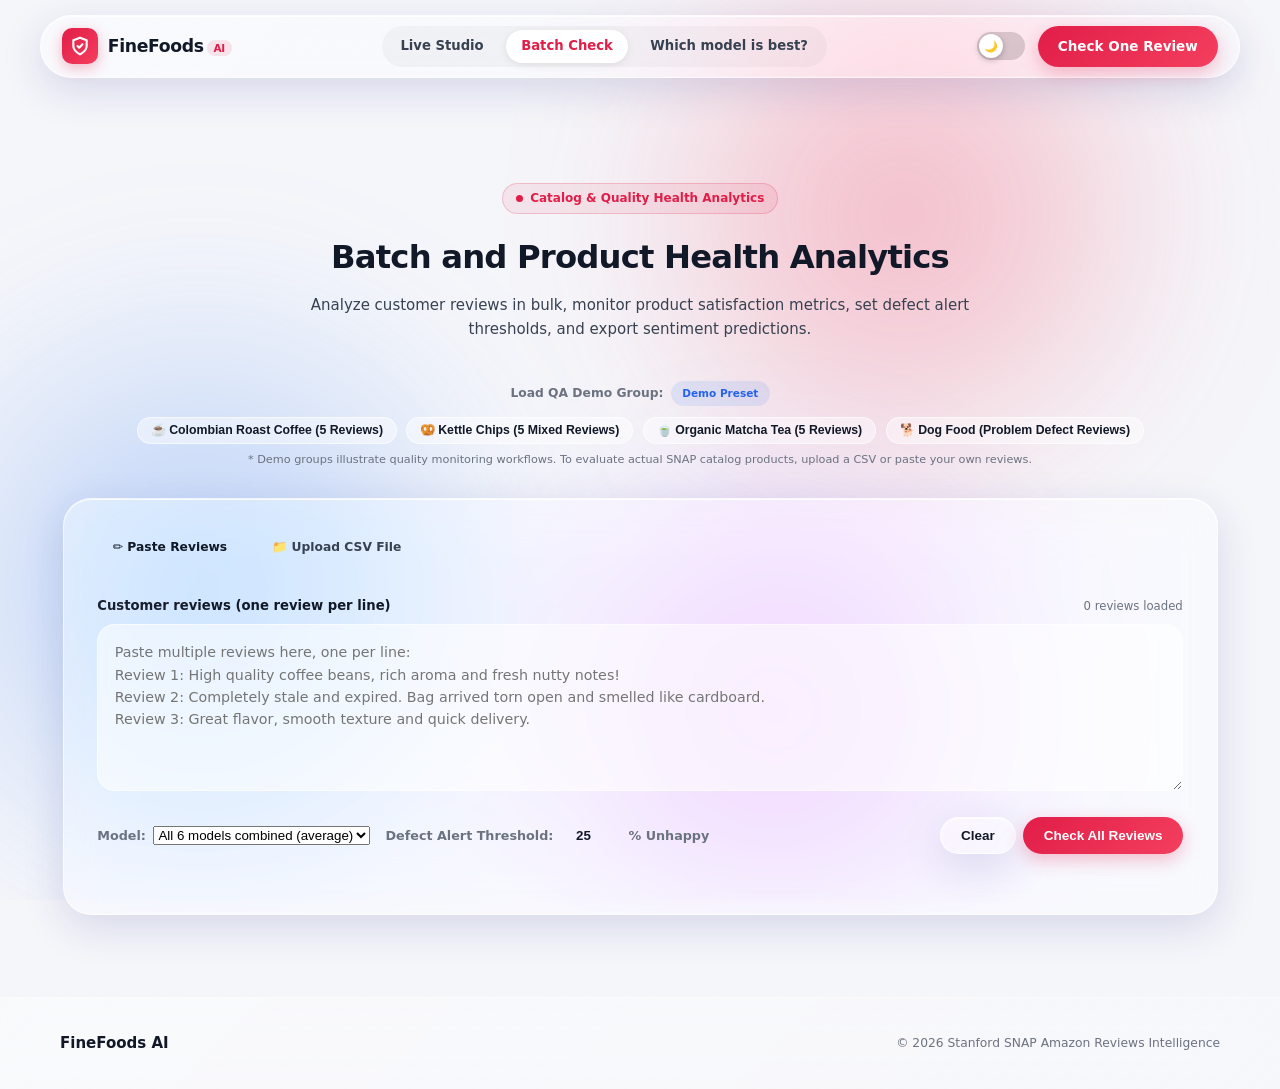
<file: templates/batch.html>
<!DOCTYPE html>
<html lang="en" data-theme="light">
<head>
  <meta charset="UTF-8">
  <meta name="viewport" content="width=device-width, initial-scale=1.0">
  <title>FineFoods AI - Batch & Product Analytics</title>
  <meta name="description" content="Check many reviews at once. Upload a CSV or paste customer reviews to evaluate product satisfaction, spot quality defect alerts, and export sentiment predictions.">
  
  <!-- CSS Stylesheet -->
  <link rel="stylesheet" href="/static/style.css">
</head>
<body>

  <!-- Soft Ambient Gradient Blobs (Liquid Glass Reflection) -->
  <div class="liquid-bg">
    <div class="liquid-orb orb-pink"></div>
    <div class="liquid-orb orb-blue"></div>
    <div class="liquid-orb orb-purple"></div>
  </div>

  <div class="site-wrapper">

    <!-- Floating Pill-Shaped Navbar -->
    <div class="navbar-pill-wrapper">
      <header class="navbar-pill">
        
        <!-- Brand Link -->
        <a href="/" class="brand-link">
          <div class="brand-icon">
            <svg width="20" height="20" viewBox="0 0 24 24" fill="none" stroke="currentColor" stroke-width="2.5" stroke-linecap="round" stroke-linejoin="round">
              <path d="M12 22s8-4 8-10V5l-8-3-8 3v7c0 6 8 10 8 10z"/>
              <path d="m9 12 2 2 4-4"/>
            </svg>
          </div>
          <span class="brand-title">FineFoods<span class="brand-ai-pill">AI</span></span>
        </a>

        <!-- Center Nav Links -->
        <nav class="nav-links">
          <a href="/" class="nav-link">Live Studio</a>
          <a href="/batch" class="nav-link active">Batch Check</a>
          <a href="/benchmarks" class="nav-link">Which model is best?</a>
        </nav>

        <!-- Right Actions: Dark Mode Switch + 1 Main CTA -->
        <div class="nav-actions">
          <label class="ios-switch" title="Toggle Light / Dark Mode">
            <input type="checkbox" id="ios-theme-toggle" aria-label="Toggle Dark Mode">
            <span class="ios-switch-slider">
              <span class="ios-switch-knob">🌙</span>
            </span>
          </label>

          <a href="/" class="btn-ios-primary">
            <span>Check One Review</span>
          </a>
        </div>

      </header>
    </div>

    <!-- Main Content Section -->
    <section class="section-container">
      
      <div class="section-header-center">
        <div class="hero-pill-badge">
          <span class="pulse-dot"></span>
          <span>Catalog & Quality Health Analytics</span>
        </div>
        <h1 class="section-heading">Batch and Product Health Analytics</h1>
        <p class="section-subheading">
          Analyze customer reviews in bulk, monitor product satisfaction metrics, set defect alert thresholds, and export sentiment predictions.
        </p>
      </div>

      <!-- Sample Product Presets (Distinguished as QA Demo Groups) -->
      <div style="margin-bottom: 2rem; text-align: center;">
        <div style="display: inline-flex; align-items: center; gap: 0.5rem; margin-bottom: 0.75rem;">
          <span class="presets-label">Load QA Demo Group:</span>
          <span class="tag-pill" style="font-size: 0.7rem; background: rgba(59, 130, 246, 0.12); color: #2563eb;">Demo Preset</span>
        </div>
        <div class="presets-chips-row" style="justify-content: center; margin-bottom: 0;">
          <button class="preset-chip-btn" id="btn-batch-coffee">☕ Colombian Roast Coffee (5 Reviews)</button>
          <button class="preset-chip-btn" id="btn-batch-chips">🥨 Kettle Chips (5 Mixed Reviews)</button>
          <button class="preset-chip-btn" id="btn-batch-tea">🍵 Organic Matcha Tea (5 Reviews)</button>
          <button class="preset-chip-btn" id="btn-batch-pet">🐕 Dog Food (Problem Defect Reviews)</button>
        </div>
        <p style="font-size: 0.75rem; color: var(--text-muted); margin-top: 0.5rem;">
          * Demo groups illustrate quality monitoring workflows. To evaluate actual SNAP catalog products, upload a CSV or paste your own reviews.
        </p>
      </div>

      <!-- Main Batch Glass Card -->
      <div class="liquid-card analyzer-card">
        
        <!-- Tab selector: Paste text vs CSV file upload -->
        <div style="display: flex; gap: 1rem; border-bottom: 1px solid var(--border-glass); padding-bottom: 1rem; margin-bottom: 1.25rem;">
          <button class="segment-btn active" id="tab-mode-paste" style="padding: 0.5rem 1rem; font-weight: 700;">
            ✏️ Paste Reviews
          </button>
          <button class="segment-btn" id="tab-mode-upload" style="padding: 0.5rem 1rem; font-weight: 700;">
            📁 Upload CSV File
          </button>
        </div>

        <!-- 1. Paste Mode Input -->
        <div id="pane-paste-mode">
          <div class="input-header">
            <label for="batch-textarea-main" class="input-label">Customer reviews (one review per line)</label>
            <span class="char-counter" id="batch-reviews-counter">0 reviews loaded</span>
          </div>

          <textarea 
            id="batch-textarea-main" 
            rows="6" 
            placeholder="Paste multiple reviews here, one per line:
Review 1: High quality coffee beans, rich aroma and fresh nutty notes!
Review 2: Completely stale and expired. Bag arrived torn open and smelled like cardboard.
Review 3: Great flavor, smooth texture and quick delivery."
            class="liquid-textarea"
          ></textarea>
        </div>

        <!-- 2. CSV File Upload Mode -->
        <div id="pane-upload-mode" style="display: none;">
          <div class="upload-dropzone" id="csv-dropzone" style="border: 2px dashed var(--border-glass); border-radius: 16px; padding: 2.5rem 1.5rem; text-align: center; background: rgba(255, 255, 255, 0.03); cursor: pointer; transition: all 0.2s;">
            <div style="font-size: 2.5rem; margin-bottom: 0.5rem;">📄</div>
            <h4 style="font-weight: 700; color: var(--text-primary); margin-bottom: 0.35rem;">Click to upload or drag & drop CSV file</h4>
            <p style="font-size: 0.85rem; color: var(--text-muted); margin-bottom: 1rem;">Supports standard Amazon Fine Food Reviews CSV (looks for Text, Summary, or review column)</p>
            <input type="file" id="batch-file-input" accept=".csv" style="display: none;">
            <button type="button" class="btn-ios-secondary" id="btn-browse-csv">Browse Files</button>
            <div id="upload-file-status" style="margin-top: 1rem; font-size: 0.85rem; font-weight: 600; color: #059669; display: none;"></div>
          </div>
        </div>

        <!-- Controls Bar with Model and Configurable Defect Threshold -->
        <div class="controls-bar" style="flex-wrap: wrap; gap: 1rem; margin-top: 1.25rem;">
          
          <div style="display: flex; align-items: center; gap: 0.5rem;">
            <label for="batch-model-select" style="font-size: 0.85rem; font-weight: 600; color: var(--text-muted);">Model:</label>
            <select id="batch-model-select" class="liquid-select">
              <option value="ensemble_avg" selected>All 6 models combined (average)</option>
              <option value="logistic_regression">Logistic Regression</option>
              <option value="naive_bayes">Naive Bayes</option>
              <option value="svm">Support Vector Machine (SVM)</option>
              <option value="xgboost">XGBoost</option>
              <option value="random_forest">Random Forest</option>
              <option value="knn">K-Nearest Neighbors (KNN)</option>
            </select>
          </div>

          <!-- Configurable Defect Threshold -->
          <div style="display: flex; align-items: center; gap: 0.5rem;">
            <label for="batch-threshold-input" style="font-size: 0.85rem; font-weight: 600; color: var(--text-muted);">
              Defect Alert Threshold:
            </label>
            <input 
              type="number" 
              id="batch-threshold-input" 
              min="5" 
              max="60" 
              value="25" 
              style="width: 60px; padding: 0.35rem 0.5rem; border-radius: 8px; border: 1px solid var(--border-glass); background: var(--bg-card); color: var(--text-primary); font-weight: 700; text-align: center;"
            >
            <span style="font-size: 0.85rem; font-weight: 600; color: var(--text-muted);">% Unhappy</span>
          </div>

          <div style="margin-left: auto; display: flex; gap: 0.5rem;">
            <button id="btn-clear-batch" class="btn-ios-secondary" title="Clear reviews">
              <span>Clear</span>
            </button>
            <button id="btn-run-batch" class="btn-ios-primary">
              <span class="btn-text">Check All Reviews</span>
            </button>
          </div>
        </div>

        <!-- Batch Results Area -->
        <div id="batch-results-area" style="display: none; margin-top: 2rem;">
          
          <!-- Satisfaction Health Banner -->
          <div class="sentiment-banner" id="batch-health-banner">
            <div class="banner-left">
              <div class="sentiment-emoji" id="batch-health-emoji">📊</div>
              <div>
                <div style="display: flex; align-items: center; gap: 0.5rem;">
                  <span class="banner-model-tag" id="batch-product-tag">Batch Satisfaction Health</span>
                  <span class="tag-pill" id="batch-sample-pill" style="display: none; font-size: 0.68rem; background: rgba(245, 158, 11, 0.15); color: #d97706;">
                    ⚠️ Preliminary Result (Small Sample N &lt; 10)
                  </span>
                </div>
                <h3 class="banner-verdict" id="batch-health-verdict">Mostly happy (80%)</h3>
                <p id="batch-alert-message" style="font-size: 0.8rem; margin-top: 0.25rem; opacity: 0.9;"></p>
              </div>
            </div>

            <div class="banner-right">
              <div class="metric-block">
                <span class="metric-val" id="batch-metric-total" style="color: var(--text-primary);">0</span>
                <span class="metric-lbl">Total Reviews</span>
              </div>
              <div class="metric-block">
                <span class="metric-val" id="batch-metric-pos" style="color: #059669;">0</span>
                <span class="metric-lbl">Happy (Pos)</span>
              </div>
              <div class="metric-block">
                <span class="metric-val" id="batch-metric-neg" style="color: #e11d48;">0</span>
                <span class="metric-lbl">Unhappy (Neg)</span>
              </div>
              <div class="metric-block">
                <span class="metric-val" id="batch-metric-lat">0 ms</span>
                <span class="metric-lbl">Avg Speed</span>
              </div>
            </div>
          </div>

          <!-- Sentiment Distribution Progress Gauge -->
          <div class="liquid-card" style="margin-top: 1.5rem; padding: 1.25rem; background: rgba(255, 255, 255, 0.04);">
            <div style="display: flex; justify-content: space-between; align-items: center; margin-bottom: 0.5rem;">
              <span style="font-size: 0.85rem; font-weight: 700; color: #059669;">
                Happy Reviews: <strong id="chart-pos-pct">0%</strong> (<span id="chart-pos-count">0</span>)
              </span>
              <span style="font-size: 0.85rem; font-weight: 700; color: #e11d48;">
                Unhappy Reviews: <strong id="chart-neg-pct">0%</strong> (<span id="chart-neg-count">0</span>)
              </span>
            </div>
            <div class="prob-bar-container" style="height: 14px; position: relative;">
              <div class="prob-fill-positive" id="batch-bar-pos" style="width: 50%;"></div>
              <div class="prob-fill-negative" id="batch-bar-neg" style="width: 50%;"></div>
            </div>
            <div style="display: flex; justify-content: space-between; font-size: 0.72rem; color: var(--text-muted); margin-top: 0.4rem;">
              <span>0%</span>
              <span id="batch-threshold-marker">Alert Threshold: 25% Unhappy</span>
              <span>100%</span>
            </div>
          </div>

          <!-- Breakdown Table Header and Controls -->
          <div style="margin-top: 2rem;">
            <div style="display: flex; justify-content: space-between; align-items: center; flex-wrap: wrap; gap: 1rem; margin-bottom: 1rem;">
              <div>
                <h4 style="font-size: 1.15rem; font-weight: 800; color: var(--text-primary); margin: 0;">
                  Review-by-review breakdown
                </h4>
                <span style="font-size: 0.8rem; color: var(--text-muted);" id="batch-table-count">Showing 0 reviews</span>
              </div>

              <!-- Filter and Export Actions -->
              <div style="display: flex; gap: 0.5rem; align-items: center; flex-wrap: wrap;">
                <input 
                  type="text" 
                  id="batch-search-input" 
                  placeholder="Search reviews..." 
                  style="padding: 0.45rem 0.75rem; border-radius: 8px; border: 1px solid var(--border-glass); background: var(--bg-card); color: var(--text-primary); font-size: 0.85rem;"
                >
                <select id="batch-filter-sentiment" class="liquid-select" style="padding: 0.45rem 0.75rem; font-size: 0.85rem;">
                  <option value="all">All Sentiments</option>
                  <option value="positive">Happy Only</option>
                  <option value="negative">Unhappy Only</option>
                </select>
                <button id="btn-export-batch-csv" class="btn-ios-secondary" style="font-size: 0.85rem; padding: 0.45rem 0.85rem;">
                  📥 Export CSV
                </button>
              </div>
            </div>

            <!-- Table -->
            <div style="overflow-x: auto; border-radius: 12px; border: 1px solid var(--border-glass);">
              <table class="batch-data-table" id="batch-table">
                <thead>
                  <tr>
                    <th style="width: 45px;">#</th>
                    <th>Customer feedback excerpt</th>
                    <th style="width: 130px;">Result</th>
                    <th style="width: 110px;">Confidence</th>
                    <th style="width: 110px;">Agreement</th>
                    <th style="width: 140px; text-align: center;">Live Studio</th>
                  </tr>
                </thead>
                <tbody id="batch-table-body">
                  <!-- Dynamically populated -->
                </tbody>
              </table>
            </div>
          </div>

        </div>

      </div>

    </section>

    <!-- Minimal Footer -->
    <footer class="site-footer">
      <div class="footer-inner">
        <span class="footer-brand">FineFoods AI</span>
        <span class="footer-sub">&copy; 2026 Stanford SNAP Amazon Reviews Intelligence</span>
      </div>
    </footer>

  </div>

  <script src="/static/batch.js"></script>
</body>
</html>
</file>
<file: static/style.css>
/* =====================================================================
   FineFoods AI — Apple / iPhone Liquid Glass Design System
   iOS Liquid Glassmorphism • Specular Highlights • Spring Physics
   Accessible WCAG AA • Light & Dark Mode • Fully Responsive
   ===================================================================== */

:root {
  /* Fonts */
  --font-apple: -apple-system, "SF Pro Display", "SF Pro Text", Inter, system-ui, sans-serif;
  --font-mono: "JetBrains Mono", SFMono-Regular, Menlo, Monaco, Consolas, monospace;

  /* Color Palette (Light Mode) */
  --bg-page: #f5f6fa;
  --text-primary: #111827;
  --text-secondary: #374151;
  --text-muted: #6b7280;
  --text-dim: #9ca3af;

  /* Radiant Accents */
  --accent-pink: #f43f5e;
  --accent-rose: #e11d48;
  --accent-blue: #3b82f6;
  --accent-purple: #8b5cf6;
  --accent-orange: #f97316;
  --accent-green: #10b981;

  /* Liquid Glass Tokens (Light Mode) */
  --glass-bg: linear-gradient(135deg, rgba(255, 255, 255, 0.45), rgba(255, 255, 255, 0.20));
  --glass-card-bg: rgba(255, 255, 255, 0.35);
  --glass-border: rgba(255, 255, 255, 0.6);
  --glass-border-subtle: rgba(255, 255, 255, 0.4);
  --glass-shadow: inset 0 1px 0 rgba(255, 255, 255, 0.8), inset 0 -1px 0 rgba(255, 255, 255, 0.15), 0 12px 40px rgba(31, 38, 135, 0.15);
  --glass-specular: rgba(255, 255, 255, 0.6);

  /* Solid Fallback for browsers without backdrop-filter */
  --fallback-surface: #ffffff;

  /* Physics & Radii */
  --radius-sm: 12px;
  --radius-md: 18px;
  --radius-lg: 28px;
  --radius-pill: 9999px;
  --spring-ease: cubic-bezier(0.25, 1, 0.5, 1);
  --transition-spring: all 0.35s var(--spring-ease);
}

/* ================= DARK MODE OVERRIDES ================= */
[data-theme="dark"] {
  --bg-page: #080b12;
  --text-primary: #f9fafb;
  --text-secondary: #e5e7eb;
  --text-muted: #9ca3af;
  --text-dim: #6b7280;

  --glass-bg: linear-gradient(135deg, rgba(20, 24, 38, 0.55), rgba(13, 17, 30, 0.35));
  --glass-card-bg: rgba(20, 24, 38, 0.45);
  --glass-border: rgba(255, 255, 255, 0.18);
  --glass-border-subtle: rgba(255, 255, 255, 0.08);
  --glass-shadow: inset 0 1px 0 rgba(255, 255, 255, 0.25), inset 0 -1px 0 rgba(0, 0, 0, 0.4), 0 16px 45px rgba(0, 0, 0, 0.5);
  --glass-specular: rgba(255, 255, 255, 0.25);

  --fallback-surface: #111827;
}

/* Base Reset */
*, *::before, *::after {
  box-sizing: border-box;
  margin: 0;
  padding: 0;
}

html {
  font-size: 15px;
  scroll-behavior: smooth;
}

body {
  background-color: var(--bg-page);
  color: var(--text-primary);
  font-family: var(--font-apple);
  line-height: 1.55;
  min-height: 100vh;
  position: relative;
  overflow-x: hidden;
  transition: background-color 0.3s ease, color 0.3s ease;
  -webkit-font-smoothing: antialiased;
  -moz-osx-font-smoothing: grayscale;
}

/* ================= 1. LIQUID AMBIENT GRADIENT BLOBS ================= */
.liquid-bg {
  position: fixed;
  inset: 0;
  pointer-events: none;
  z-index: 0;
  overflow: hidden;
}

.liquid-orb {
  position: absolute;
  border-radius: 50%;
  filter: blur(80px);
  -webkit-filter: blur(80px);
  opacity: 0.5;
  animation: driftBlob 22s infinite alternate ease-in-out;
}

.orb-pink {
  width: 550px;
  height: 550px;
  background: radial-gradient(circle, rgba(244, 63, 94, 0.75) 0%, rgba(244, 63, 94, 0.2) 60%, transparent 80%);
  top: -60px;
  right: 8%;
}

.orb-blue {
  width: 600px;
  height: 600px;
  background: radial-gradient(circle, rgba(59, 130, 246, 0.7) 0%, rgba(59, 130, 246, 0.2) 60%, transparent 80%);
  top: 32%;
  left: -100px;
  animation-duration: 26s;
}

.orb-purple {
  width: 500px;
  height: 500px;
  background: radial-gradient(circle, rgba(168, 85, 247, 0.7) 0%, rgba(168, 85, 247, 0.2) 60%, transparent 80%);
  bottom: -60px;
  right: 20%;
  animation-duration: 24s;
}

[data-theme="dark"] .orb-pink { opacity: 0.45; background: radial-gradient(circle, rgba(244, 63, 94, 0.8) 0%, rgba(244, 63, 94, 0.25) 60%, transparent 80%); }
[data-theme="dark"] .orb-blue { opacity: 0.45; background: radial-gradient(circle, rgba(59, 130, 246, 0.75) 0%, rgba(59, 130, 246, 0.25) 60%, transparent 80%); }
[data-theme="dark"] .orb-purple { opacity: 0.45; background: radial-gradient(circle, rgba(168, 85, 247, 0.75) 0%, rgba(168, 85, 247, 0.25) 60%, transparent 80%); }

@keyframes driftBlob {
  0% { transform: translate(0, 0) scale(1); }
  50% { transform: translate(-35px, 45px) scale(1.08); }
  100% { transform: translate(30px, -30px) scale(0.95); }
}

@media (prefers-reduced-motion: reduce) {
  .liquid-orb {
    animation: none !important;
  }
}

/* App Wrapper */
.site-wrapper {
  position: relative;
  z-index: 1;
  display: flex;
  flex-direction: column;
  min-height: 100vh;
}

/* ================= 2. LIQUID GLASS CARDS ================= */
.liquid-card,
.glass-card {
  background: var(--glass-card-bg);
  backdrop-filter: blur(24px) saturate(180%);
  -webkit-backdrop-filter: blur(24px) saturate(180%);
  border: 1px solid var(--glass-border);
  border-radius: var(--radius-lg);
  box-shadow: var(--glass-shadow);
  transition: var(--transition-spring);
  position: relative;
  overflow: visible;
}

/* Specular diagonal reflection */
.liquid-card::before,
.glass-card::before {
  content: '';
  position: absolute;
  inset: 0;
  border-radius: inherit;
  pointer-events: none;
  background: linear-gradient(115deg, transparent 25%, var(--glass-specular) 50%, transparent 75%);
  background-size: 250% 100%;
  background-position: 120% 0;
  opacity: 0.35;
  transition: background-position 0.75s var(--spring-ease), opacity 0.4s ease;
}

.liquid-card:hover::before,
.glass-card:hover::before {
  background-position: -20% 0;
  opacity: 0.75;
}

.liquid-card:hover {
  transform: translateY(-4px);
}

/* Fallback for browsers without backdrop-filter */
@supports not (backdrop-filter: blur(1px)) {
  .liquid-card,
  .glass-card,
  .navbar-pill {
    background: var(--fallback-surface) !important;
    border-color: rgba(0, 0, 0, 0.15) !important;
  }
}

/* ================= 3. FLOATING PILL NAVBAR ================= */
.navbar-pill-wrapper {
  position: sticky;
  top: 1rem;
  z-index: 100;
  padding: 0 1.25rem;
  width: 100%;
}

.navbar-pill {
  max-width: 1200px;
  margin: 0 auto;
  background: var(--glass-bg);
  backdrop-filter: blur(24px) saturate(180%);
  -webkit-backdrop-filter: blur(24px) saturate(180%);
  border: 1px solid var(--glass-border);
  border-radius: var(--radius-pill);
  box-shadow: var(--glass-shadow);
  padding: 0.65rem 1.4rem;
  display: flex;
  align-items: center;
  justify-content: space-between;
  gap: 1rem;
}

.brand-link {
  display: flex;
  align-items: center;
  gap: 0.65rem;
  text-decoration: none;
  color: var(--text-primary);
}

.brand-icon {
  width: 36px;
  height: 36px;
  background: linear-gradient(135deg, var(--accent-rose), var(--accent-pink));
  border-radius: 10px;
  display: flex;
  align-items: center;
  justify-content: center;
  color: #ffffff;
  box-shadow: 0 4px 14px rgba(225, 29, 72, 0.3);
}

.brand-title {
  font-size: 1.15rem;
  font-weight: 700;
  letter-spacing: -0.02em;
}

.brand-ai-pill {
  font-size: 0.7rem;
  font-weight: 700;
  color: var(--accent-rose);
  background: rgba(225, 29, 72, 0.1);
  padding: 0.15rem 0.45rem;
  border-radius: var(--radius-pill);
  margin-left: 0.2rem;
}

.nav-links {
  display: flex;
  align-items: center;
  gap: 0.5rem;
  background: rgba(0, 0, 0, 0.03);
  padding: 0.25rem;
  border-radius: var(--radius-pill);
}

[data-theme="dark"] .nav-links {
  background: rgba(255, 255, 255, 0.05);
}

.nav-link {
  text-decoration: none;
  font-size: 0.88rem;
  font-weight: 600;
  color: var(--text-secondary);
  padding: 0.45rem 1rem;
  border-radius: var(--radius-pill);
  transition: var(--transition-spring);
}

.nav-link:hover {
  color: var(--text-primary);
}

.nav-link.active {
  background: var(--fallback-surface);
  color: var(--accent-rose);
  box-shadow: 0 2px 8px rgba(0, 0, 0, 0.08);
}

[data-theme="dark"] .nav-link.active {
  background: rgba(255, 255, 255, 0.12);
  color: #ffffff;
}

.nav-actions {
  display: flex;
  align-items: center;
  gap: 0.85rem;
}

/* ================= iOS STYLE DARK MODE SWITCH ================= */
.ios-switch {
  position: relative;
  display: inline-block;
  width: 48px;
  height: 28px;
  cursor: pointer;
}

.ios-switch input {
  opacity: 0;
  width: 0;
  height: 0;
}

.ios-switch-slider {
  position: absolute;
  inset: 0;
  background-color: rgba(0, 0, 0, 0.15);
  border-radius: var(--radius-pill);
  transition: var(--transition-spring);
  display: flex;
  align-items: center;
  padding: 2px;
}

[data-theme="dark"] .ios-switch-slider {
  background-color: var(--accent-rose);
}

.ios-switch-knob {
  width: 24px;
  height: 24px;
  background-color: #ffffff;
  border-radius: 50%;
  box-shadow: 0 2px 6px rgba(0, 0, 0, 0.25);
  transition: var(--transition-spring);
  display: flex;
  align-items: center;
  justify-content: center;
  font-size: 11px;
}

[data-theme="dark"] .ios-switch-knob {
  transform: translateX(20px);
}

/* ================= 4. BUTTONS & SPRING INTERACTIONS ================= */
.btn-ios-primary {
  display: inline-flex;
  align-items: center;
  justify-content: center;
  gap: 0.5rem;
  background: linear-gradient(135deg, var(--accent-rose), var(--accent-pink));
  color: #ffffff;
  text-decoration: none;
  font-size: 0.9rem;
  font-weight: 600;
  padding: 0.65rem 1.35rem;
  border-radius: var(--radius-pill);
  border: none;
  cursor: pointer;
  box-shadow: 0 6px 18px rgba(225, 29, 72, 0.28);
  transition: var(--transition-spring);
  white-space: nowrap;
}

.btn-ios-primary:hover {
  transform: translateY(-2px);
  box-shadow: 0 10px 24px rgba(225, 29, 72, 0.38);
}

.btn-ios-primary:active {
  transform: scale(0.97);
}

.btn-ios-secondary {
  display: inline-flex;
  align-items: center;
  justify-content: center;
  gap: 0.5rem;
  background: var(--glass-bg);
  color: var(--text-primary);
  text-decoration: none;
  font-size: 0.9rem;
  font-weight: 600;
  padding: 0.65rem 1.35rem;
  border-radius: var(--radius-pill);
  border: 1px solid var(--glass-border);
  cursor: pointer;
  box-shadow: var(--glass-shadow);
  transition: var(--transition-spring);
}

.btn-ios-secondary:hover {
  transform: translateY(-2px);
  border-color: var(--accent-rose);
  color: var(--accent-rose);
}

.btn-ios-secondary:active {
  transform: scale(0.97);
}

/* ================= 5. HERO SECTION ================= */
.hero-section {
  padding: 3.5rem 1.5rem 2.5rem;
  max-width: 1160px;
  margin: 0 auto;
  width: 100%;
}

.hero-grid {
  display: grid;
  grid-template-columns: 1.15fr 0.95fr;
  gap: 2.75rem;
  align-items: center;
}

.hero-pill-badge {
  display: inline-flex;
  align-items: center;
  gap: 0.5rem;
  background: rgba(225, 29, 72, 0.08);
  border: 1px solid rgba(225, 29, 72, 0.2);
  color: var(--accent-rose);
  padding: 0.35rem 0.85rem;
  border-radius: var(--radius-pill);
  font-size: 0.8rem;
  font-weight: 600;
  margin-bottom: 1.25rem;
}

.pulse-dot {
  width: 7px;
  height: 7px;
  background-color: var(--accent-rose);
  border-radius: 50%;
  box-shadow: 0 0 0 0 rgba(225, 29, 72, 0.7);
  animation: pulseDot 2s infinite;
}

@keyframes pulseDot {
  0% { transform: scale(0.95); box-shadow: 0 0 0 0 rgba(225, 29, 72, 0.7); }
  70% { transform: scale(1); box-shadow: 0 0 0 7px rgba(225, 29, 72, 0); }
  100% { transform: scale(0.95); box-shadow: 0 0 0 0 rgba(225, 29, 72, 0); }
}

.hero-title {
  font-size: 3.2rem;
  font-weight: 800;
  line-height: 1.12;
  letter-spacing: -0.03em;
  color: var(--text-primary);
  margin-bottom: 1rem;
}

.hero-title .highlight {
  background: linear-gradient(135deg, var(--accent-rose), var(--accent-pink));
  -webkit-background-clip: text;
  -webkit-text-fill-color: transparent;
}

.hero-subtitle {
  font-size: 1.12rem;
  color: var(--text-secondary);
  line-height: 1.6;
  margin-bottom: 1.75rem;
  max-width: 520px;
}

.hero-actions {
  display: flex;
  align-items: center;
  gap: 1rem;
  margin-bottom: 2.25rem;
  flex-wrap: wrap;
}

/* Hero Stats Row (4 Clean Metric Boxes) */
.hero-stats-row {
  display: grid;
  grid-template-columns: repeat(4, 1fr);
  gap: 1rem;
  padding-top: 1.5rem;
  border-top: 1px solid var(--glass-border-subtle);
}

.hero-stat-box {
  display: flex;
  flex-direction: column;
}

.stat-val-big {
  font-size: 1.75rem;
  font-weight: 800;
  color: var(--text-primary);
  letter-spacing: -0.02em;
  display: flex;
  align-items: center;
  gap: 0.35rem;
}

.stat-lbl-plain {
  font-size: 0.78rem;
  font-weight: 600;
  color: var(--text-muted);
}

/* ================= 6. HERO PREVIEW CARD (HONEST "EXAMPLE RESULTS") ================= */
.hero-preview-card {
  padding: 1.75rem;
  border-radius: var(--radius-lg);
}

.preview-card-header {
  display: flex;
  align-items: center;
  justify-content: space-between;
  margin-bottom: 1.25rem;
}

.preview-badge-honest {
  font-size: 0.72rem;
  font-weight: 700;
  text-transform: uppercase;
  color: var(--text-muted);
  background: rgba(0, 0, 0, 0.05);
  padding: 0.25rem 0.65rem;
  border-radius: var(--radius-pill);
}

[data-theme="dark"] .preview-badge-honest {
  background: rgba(255, 255, 255, 0.08);
}

.preview-examples-list {
  display: flex;
  flex-direction: column;
  gap: 0.85rem;
}

.preview-example-item {
  background: rgba(255, 255, 255, 0.45);
  border: 1px solid var(--glass-border);
  border-radius: var(--radius-md);
  padding: 0.95rem 1.15rem;
  display: flex;
  align-items: center;
  justify-content: space-between;
  gap: 1rem;
  cursor: pointer;
  transition: var(--transition-spring);
}

[data-theme="dark"] .preview-example-item {
  background: rgba(255, 255, 255, 0.05);
}

.preview-example-item:hover {
  transform: translateX(4px);
  border-color: var(--accent-rose);
}

.example-item-left {
  display: flex;
  align-items: center;
  gap: 0.75rem;
}

.example-icon {
  font-size: 1.3rem;
}

.example-item-text {
  font-size: 0.85rem;
  font-weight: 600;
  color: var(--text-primary);
  max-width: 240px;
  overflow: hidden;
  text-overflow: ellipsis;
  white-space: nowrap;
}

.tag-pill {
  font-size: 0.75rem;
  font-weight: 700;
  padding: 0.3rem 0.75rem;
  border-radius: var(--radius-pill);
  white-space: nowrap;
}

.tag-pill.happy {
  background: rgba(16, 185, 129, 0.12);
  color: #059669;
  border: 1px solid rgba(16, 185, 129, 0.25);
}

.tag-pill.unhappy {
  background: rgba(244, 63, 94, 0.12);
  color: #e11d48;
  border: 1px solid rgba(244, 63, 94, 0.25);
}

/* ================= 7. SECTIONS & HEADINGS ================= */
.section-container {
  max-width: 1200px;
  margin: 0 auto;
  padding: 120px 1.5rem 3rem;
  width: 100%;
  scroll-margin-top: 120px;
  box-sizing: border-box;
}

.section-header-center {
  text-align: center;
  max-width: 720px;
  margin: 0 auto;
}

.section-heading {
  font-size: 2.15rem;
  font-weight: 800;
  letter-spacing: -0.025em;
  color: var(--text-primary);
  margin-bottom: 0.65rem;
  text-align: center;
}

.section-subheading {
  font-size: 1rem;
  color: var(--text-secondary);
  line-height: 1.6;
  text-align: center;
  margin: 0 auto 40px auto;
}

/* ================= 8. "HOW IT WORKS" 4 SIMPLE STEPS ================= */
.how-it-works-grid {
  display: grid;
  grid-template-columns: repeat(4, 1fr);
  gap: 1.25rem;
  margin-bottom: 2rem;
}

.step-card {
  padding: 1.5rem 1.25rem;
  border-radius: var(--radius-md);
  text-align: center;
  display: flex;
  flex-direction: column;
  align-items: center;
}

.step-icon-bubble {
  width: 52px;
  height: 52px;
  border-radius: 50%;
  background: rgba(225, 29, 72, 0.08);
  border: 1px solid rgba(225, 29, 72, 0.2);
  display: flex;
  align-items: center;
  justify-content: center;
  font-size: 1.5rem;
  margin-bottom: 0.85rem;
}

.step-num-badge {
  font-size: 0.7rem;
  font-weight: 800;
  font-family: var(--font-mono);
  color: var(--accent-rose);
  text-transform: uppercase;
  margin-bottom: 0.25rem;
}

.step-title {
  font-size: 1rem;
  font-weight: 700;
  color: var(--text-primary);
  margin-bottom: 0.4rem;
}

.step-desc {
  font-size: 0.82rem;
  color: var(--text-secondary);
  line-height: 1.5;
}

/* ================= 9. MAIN REVIEW ANALYZER STUDIO ================= */
/* Scroll Reveal (Heading, example chips, main glass card) */
.reveal-item {
  opacity: 0;
  transform: translateY(24px);
  will-change: opacity, transform;
}

@media (prefers-reduced-motion: no-preference) {
  .reveal-item.in-view {
    opacity: 1;
    transform: translateY(0);
    transition: opacity 600ms cubic-bezier(.25, 1, .5, 1), transform 600ms cubic-bezier(.25, 1, .5, 1);
  }
}

@media (prefers-reduced-motion: reduce) {
  .reveal-item {
    opacity: 1 !important;
    transform: none !important;
    transition: none !important;
  }
}

.analyzer-card {
  padding: 2.25rem;
  border-radius: var(--radius-lg);
  margin-bottom: 2.5rem;
  overflow: visible !important;
}

.presets-chips-row {
  display: flex;
  align-items: center;
  gap: 0.65rem;
  flex-wrap: wrap;
  margin-bottom: 1.25rem;
}

.presets-label {
  font-size: 0.82rem;
  font-weight: 700;
  color: var(--text-muted);
}

.preset-chip-btn {
  background: rgba(255, 255, 255, 0.45);
  border: 1px solid var(--glass-border);
  padding: 0.35rem 0.85rem;
  border-radius: var(--radius-pill);
  font-size: 0.82rem;
  font-weight: 600;
  color: var(--text-primary);
  cursor: pointer;
  transition: transform 0.2s cubic-bezier(.25, 1, .5, 1), background 0.2s ease, border-color 0.2s ease, box-shadow 0.2s ease;
  will-change: transform;
}

[data-theme="dark"] .preset-chip-btn {
  background: rgba(255, 255, 255, 0.06);
}

@media (prefers-reduced-motion: no-preference) {
  .preset-chip-btn {
    opacity: 0;
    animation: chipPopIn 360ms cubic-bezier(.25, 1, .5, 1) forwards;
  }

  @keyframes chipPopIn {
    0% {
      opacity: 0;
      transform: scale(0.85) translateY(6px);
    }
    100% {
      opacity: 1;
      transform: scale(1) translateY(0);
    }
  }

  .preset-chip-btn:hover {
    transform: translateY(-3px);
    background: rgba(255, 255, 255, 0.78);
    border-color: var(--accent-rose);
    box-shadow: 0 6px 18px rgba(225, 29, 72, 0.16), 0 2px 6px rgba(0, 0, 0, 0.06);
    color: var(--accent-rose);
  }

  [data-theme="dark"] .preset-chip-btn:hover {
    background: rgba(255, 255, 255, 0.15);
    box-shadow: 0 6px 18px rgba(225, 29, 72, 0.28);
  }

  .preset-chip-btn:active {
    transform: translateY(-1px) scale(0.96);
  }
}

.input-header {
  display: flex;
  justify-content: space-between;
  align-items: center;
  margin-bottom: 0.5rem;
}

.input-label {
  font-size: 0.88rem;
  font-weight: 700;
  color: var(--text-primary);
}

.char-counter {
  font-size: 0.78rem;
  color: var(--text-muted);
  transition: color 0.2s ease;
}

/* Animated gradient glow wrapper for textarea */
.textarea-glow-wrapper {
  position: relative;
  width: 100%;
  border-radius: var(--radius-md);
}

@media (prefers-reduced-motion: no-preference) {
  .textarea-glow-wrapper::before {
    content: '';
    position: absolute;
    inset: -2px;
    border-radius: calc(var(--radius-md) + 2px);
    background: linear-gradient(135deg, #f43f5e, #ec4899, #a855f7, #6366f1, #f43f5e);
    background-size: 300% 300%;
    opacity: 0;
    z-index: 0;
    filter: blur(8px);
    transition: opacity 0.35s ease;
    pointer-events: none;
  }

  .textarea-glow-wrapper:focus-within::before {
    opacity: 0.65;
    animation: gradientGlow 5s linear infinite;
  }

  @keyframes gradientGlow {
    0% { background-position: 0% 50%; }
    50% { background-position: 100% 50%; }
    100% { background-position: 0% 50%; }
  }
}

.liquid-textarea {
  position: relative;
  z-index: 1;
  width: 100%;
  background: rgba(255, 255, 255, 0.55);
  border: 1.5px solid var(--glass-border);
  border-radius: var(--radius-md);
  padding: 1.1rem;
  font-family: var(--font-apple);
  font-size: 0.95rem;
  color: var(--text-primary);
  line-height: 1.55;
  resize: vertical;
  transition: border-color 0.25s ease, box-shadow 0.25s ease, height 0.3s cubic-bezier(.25, 1, .5, 1);
  outline: none;
}

[data-theme="dark"] .liquid-textarea {
  background: rgba(15, 23, 42, 0.55);
  border-color: rgba(255, 255, 255, 0.15);
}

.liquid-textarea:focus {
  border-color: rgba(244, 63, 94, 0.7);
  box-shadow: 0 0 0 3px rgba(244, 63, 94, 0.15);
}

/* Controls Bar */
.controls-bar {
  display: flex;
  align-items: center;
  justify-content: space-between;
  gap: 1.25rem;
  margin: 1.5rem 0 1.75rem;
  flex-wrap: wrap;
  position: relative;
  z-index: 20;
  overflow: visible;
}

/* iOS Segmented Control with Sliding White Glass Thumb */
.ios-segmented-control {
  position: relative;
  display: inline-flex;
  background: rgba(0, 0, 0, 0.06);
  padding: 3px;
  border-radius: var(--radius-pill);
  isolation: isolate;
}

[data-theme="dark"] .ios-segmented-control {
  background: rgba(255, 255, 255, 0.08);
}

.segmented-thumb {
  position: absolute;
  top: 3px;
  bottom: 3px;
  left: 0;
  width: 0;
  border-radius: var(--radius-pill);
  background: #ffffff;
  box-shadow: 0 2px 10px rgba(0, 0, 0, 0.14), inset 0 1px 0 rgba(255, 255, 255, 0.95);
  backdrop-filter: blur(12px);
  -webkit-backdrop-filter: blur(12px);
  pointer-events: none;
  z-index: 1;
  transform: translateX(0);
}

@media (prefers-reduced-motion: no-preference) {
  .segmented-thumb {
    transition: transform 350ms cubic-bezier(.25, 1, .5, 1), width 350ms cubic-bezier(.25, 1, .5, 1);
    will-change: transform, width;
  }
}

[data-theme="dark"] .segmented-thumb {
  background: rgba(255, 255, 255, 0.18);
  box-shadow: 0 2px 10px rgba(0, 0, 0, 0.35), inset 0 1px 0 rgba(255, 255, 255, 0.2);
}

.segment-btn {
  position: relative;
  z-index: 2;
  background: transparent !important;
  border: none;
  font-family: var(--font-apple);
  font-size: 0.82rem;
  font-weight: 600;
  color: var(--text-secondary);
  padding: 0.45rem 1rem;
  border-radius: var(--radius-pill);
  cursor: pointer;
  box-shadow: none !important;
  transition: color 200ms ease;
  white-space: nowrap;
}

.segment-btn.active {
  color: var(--text-primary);
  font-weight: 700;
}

[data-theme="dark"] .segment-btn.active {
  color: #ffffff;
}

/* Custom iOS-Style Liquid Glass Model Dropdown */
.model-selector-wrapper {
  display: flex;
  align-items: center;
  gap: 0.5rem;
  position: relative;
  z-index: 25;
}

.model-select-label {
  font-size: 0.82rem;
  font-weight: 600;
  color: var(--text-muted);
  cursor: pointer;
}

.custom-glass-dropdown {
  position: relative;
  display: inline-block;
  z-index: 30;
}

.custom-glass-dropdown.open {
  z-index: 100;
}

.glass-dropdown-trigger {
  display: inline-flex;
  align-items: center;
  justify-content: space-between;
  gap: 0.75rem;
  border-radius: var(--radius-pill); /* Pill shape */
  background: linear-gradient(135deg, rgba(255, 255, 255, 0.55), rgba(255, 255, 255, 0.20)); /* Glass gradient */
  backdrop-filter: blur(16px) saturate(180%);
  -webkit-backdrop-filter: blur(16px) saturate(180%);
  border: 1px solid rgba(255, 255, 255, 0.65); /* 1px light border */
  box-shadow: inset 0 1px 1px rgba(255, 255, 255, 0.9), 0 4px 14px rgba(0, 0, 0, 0.05); /* Inset top highlight */
  padding: 0.52rem 1.05rem;
  font-family: var(--font-apple);
  font-size: 0.86rem;
  font-weight: 600;
  color: var(--text-primary);
  cursor: pointer;
  transition: border-color 0.2s ease, box-shadow 0.2s ease, background 0.2s ease;
  user-select: none;
}

.glass-dropdown-trigger:hover {
  border-color: rgba(225, 29, 72, 0.4);
  box-shadow: inset 0 1px 1px rgba(255, 255, 255, 0.95), 0 6px 18px rgba(0, 0, 0, 0.08);
}

.glass-dropdown-trigger:focus-visible {
  outline: none;
  border-color: var(--accent-rose);
  box-shadow: inset 0 1px 1px rgba(255, 255, 255, 0.9), 0 0 0 3px rgba(225, 29, 72, 0.2);
}

[data-theme="dark"] .glass-dropdown-trigger {
  background: linear-gradient(135deg, rgba(255, 255, 255, 0.12), rgba(255, 255, 255, 0.04));
  border-color: rgba(255, 255, 255, 0.18);
  color: #f9fafb;
  box-shadow: inset 0 1px 1px rgba(255, 255, 255, 0.25), 0 4px 14px rgba(0, 0, 0, 0.35);
}

[data-theme="dark"] .glass-dropdown-trigger:hover {
  border-color: rgba(244, 63, 94, 0.5);
}

.dropdown-chevron {
  transition: transform 250ms cubic-bezier(.25, 1, .5, 1);
  flex-shrink: 0;
  color: var(--text-secondary);
}

.custom-glass-dropdown.open .dropdown-chevron {
  transform: rotate(180deg);
}

.glass-dropdown-menu {
  position: absolute;
  top: calc(100% + 8px);
  right: 0;
  min-width: 285px;
  max-width: 92vw;
  z-index: 110;
  border-radius: 22px; /* border-radius 22px */
  padding: 6px; /* 6px padding */
  margin: 0;
  list-style: none;
  background: rgba(255, 255, 255, 0.82);
  backdrop-filter: blur(24px) saturate(190%);
  -webkit-backdrop-filter: blur(24px) saturate(190%);
  border: 1px solid rgba(255, 255, 255, 0.7);
  box-shadow: inset 0 1px 1px rgba(255, 255, 255, 0.9), 0 16px 36px rgba(0, 0, 0, 0.12);
  display: flex;
  flex-direction: column;
  gap: 3px;
  opacity: 0;
  transform: scale(0.97) translateY(-4px); /* scale(.97)->1 and fade animation */
  pointer-events: none;
  visibility: hidden;
  transform-origin: top right;
  will-change: opacity, transform;
}

@media (prefers-reduced-motion: no-preference) {
  .glass-dropdown-menu {
    transition: opacity 200ms cubic-bezier(.25, 1, .5, 1), transform 200ms cubic-bezier(.25, 1, .5, 1), visibility 200ms;
  }
}

.custom-glass-dropdown.open .glass-dropdown-menu {
  opacity: 1;
  transform: scale(1) translateY(0);
  pointer-events: auto;
  visibility: visible;
}

[data-theme="dark"] .glass-dropdown-menu {
  background: rgba(20, 24, 34, 0.94);
  border-color: rgba(255, 255, 255, 0.16);
  box-shadow: inset 0 1px 1px rgba(255, 255, 255, 0.18), 0 20px 45px rgba(0, 0, 0, 0.6);
}

.glass-dropdown-option {
  display: flex;
  align-items: center;
  justify-content: space-between;
  gap: 0.75rem;
  padding: 0.55rem 0.85rem;
  border-radius: 16px; /* rounded hover/focus highlight */
  font-family: var(--font-apple);
  font-size: 0.84rem;
  font-weight: 500;
  color: var(--text-primary);
  cursor: pointer;
  transition: background 0.15s ease, color 0.15s ease;
  outline: none;
  user-select: none;
}

.glass-dropdown-option:hover,
.glass-dropdown-option:focus {
  background: rgba(225, 29, 72, 0.08);
  color: var(--accent-rose);
}

/* Selected item is pink/red, bold, with a small check mark */
.glass-dropdown-option.is-selected {
  background: rgba(225, 29, 72, 0.12);
  color: #e11d48;
  font-weight: 700;
}

[data-theme="dark"] .glass-dropdown-option {
  color: #f3f4f6;
}

[data-theme="dark"] .glass-dropdown-option:hover,
[data-theme="dark"] .glass-dropdown-option:focus {
  background: rgba(244, 63, 94, 0.16);
  color: #fb7185;
}

[data-theme="dark"] .glass-dropdown-option.is-selected {
  background: rgba(244, 63, 94, 0.22);
  color: #fb7185;
}

.glass-dropdown-check {
  display: none;
  font-size: 0.85rem;
  font-weight: 800;
  color: #e11d48;
  line-height: 1;
}

.glass-dropdown-option.is-selected .glass-dropdown-check {
  display: inline-block;
}

[data-theme="dark"] .glass-dropdown-check {
  color: #fb7185;
}

/* "Check Review" Button Animations & Loading States */
#btn-analyze {
  position: relative;
  overflow: hidden;
  display: inline-flex;
  align-items: center;
  justify-content: center;
  gap: 6px;
  transition: transform 0.2s cubic-bezier(.25, 1, .5, 1), box-shadow 0.2s ease, opacity 0.2s ease;
}

.btn-spinner {
  display: none;
  width: 14px;
  height: 14px;
  border: 2px solid rgba(255, 255, 255, 0.35);
  border-top-color: #ffffff;
  border-radius: 50%;
  flex-shrink: 0;
}

@media (prefers-reduced-motion: no-preference) {
  .btn-spinner {
    animation: btnSpin 0.7s linear infinite;
  }

  @keyframes btnSpin {
    to { transform: rotate(360deg); }
  }
}

#btn-analyze.loading .btn-spinner {
  display: inline-block;
}

#btn-analyze.loading {
  opacity: 0.88;
  cursor: not-allowed;
}

@media (prefers-reduced-motion: no-preference) {
  #btn-analyze.loading::after {
    content: '';
    position: absolute;
    top: 0;
    left: -100%;
    width: 100%;
    height: 100%;
    background: linear-gradient(90deg, transparent, rgba(255, 255, 255, 0.3), transparent);
    animation: shimmerSweep 1.2s infinite;
    pointer-events: none;
  }

  @keyframes shimmerSweep {
    100% { left: 100%; }
  }

  #btn-analyze.btn-success-pulse {
    animation: btnScalePulse 300ms cubic-bezier(.25, 1, .5, 1);
  }

  @keyframes btnScalePulse {
    0% { transform: scale(1); }
    50% { transform: scale(1.05); }
    100% { transform: scale(1); }
  }
}

/* ================= 10. RESULTS DISPLAY ================= */
.result-display-wrapper {
  margin-top: 1.25rem;
}

.empty-state {
  text-align: center;
  padding: 2.5rem 1.5rem;
  border: 1px dashed var(--glass-border);
  border-radius: var(--radius-md);
  color: var(--text-muted);
}

.empty-icon {
  font-size: 2.25rem;
  margin-bottom: 0.5rem;
  display: inline-block;
}

@media (prefers-reduced-motion: no-preference) {
  .empty-icon {
    animation: emptyIconFloat 3s ease-in-out infinite;
    will-change: transform;
  }

  @keyframes emptyIconFloat {
    0% { transform: translateY(-8px); }
    50% { transform: translateY(8px); }
    100% { transform: translateY(-8px); }
  }
}

.res-view {
  display: none;
  opacity: 0;
  transform: translateY(6px);
}

.res-view.active {
  display: block;
}

@media (prefers-reduced-motion: no-preference) {
  .res-view.active {
    animation: resViewCrossFade 300ms cubic-bezier(.25, 1, .5, 1) forwards;
  }

  @keyframes resViewCrossFade {
    0% { opacity: 0; transform: translateY(6px); }
    100% { opacity: 1; transform: translateY(0); }
  }
}

@media (prefers-reduced-motion: reduce) {
  .res-view.active {
    opacity: 1;
    transform: none;
  }
}

/* Sentiment Result Banner ("Happy customer (96% sure)") */
.sentiment-banner {
  background: rgba(16, 185, 129, 0.08);
  border: 1.5px solid rgba(16, 185, 129, 0.3);
  border-radius: var(--radius-md);
  padding: 1.5rem 1.75rem;
  display: flex;
  align-items: center;
  justify-content: space-between;
  gap: 1.5rem;
  margin-bottom: 1.5rem;
  transition: var(--transition-spring);
}

@media (prefers-reduced-motion: no-preference) {
  .sentiment-banner.verdict-pop {
    animation: verdictPop 500ms cubic-bezier(.175, .885, .32, 1.275) both;
    will-change: transform, opacity;
  }

  @keyframes verdictPop {
    0% {
      opacity: 0;
      transform: scale(0.8);
    }
    70% {
      opacity: 1;
      transform: scale(1.03);
    }
    100% {
      opacity: 1;
      transform: scale(1);
    }
  }
}

.sentiment-banner.negative {
  background: rgba(244, 63, 94, 0.08);
  border-color: rgba(244, 63, 94, 0.3);
}

.banner-left {
  display: flex;
  align-items: center;
  gap: 1.15rem;
}

.sentiment-emoji {
  font-size: 2.75rem;
  line-height: 1;
}

.banner-model-tag {
  font-size: 0.72rem;
  font-weight: 700;
  text-transform: uppercase;
  color: var(--text-muted);
  letter-spacing: 0.02em;
}

.banner-verdict {
  font-size: 1.65rem;
  font-weight: 800;
  letter-spacing: -0.02em;
  color: #059669;
}

.sentiment-banner.negative .banner-verdict {
  color: #e11d48;
}

.banner-right {
  display: flex;
  gap: 1.5rem;
  text-align: right;
}

.metric-block {
  display: flex;
  flex-direction: column;
}

.metric-val {
  font-size: 1.45rem;
  font-weight: 800;
  color: var(--text-primary);
}

.metric-lbl {
  font-size: 0.7rem;
  font-weight: 600;
  text-transform: uppercase;
  color: var(--text-muted);
}

/* Probability Bar */
.prob-labels {
  display: flex;
  justify-content: space-between;
  font-size: 0.85rem;
  font-weight: 600;
  margin-bottom: 0.5rem;
}

.prob-text-pos strong { color: #059669; }
.prob-text-neg strong { color: #e11d48; }

.prob-bar-container {
  width: 100%;
  height: 10px;
  background: rgba(0, 0, 0, 0.06);
  border-radius: var(--radius-pill);
  overflow: hidden;
  display: flex;
}

[data-theme="dark"] .prob-bar-container {
  background: rgba(255, 255, 255, 0.08);
}

.prob-fill-positive {
  height: 100%;
  background: linear-gradient(90deg, #10b981, #059669);
  transition: width 800ms cubic-bezier(.25, 1, .5, 1);
  will-change: width;
}

.prob-fill-negative {
  height: 100%;
  background: linear-gradient(90deg, #f43f5e, #e11d48);
  transition: width 800ms cubic-bezier(.25, 1, .5, 1);
  will-change: width;
}

/* Consensus View ("Do the models agree?") */
.consensus-cards-row {
  display: grid;
  grid-template-columns: repeat(auto-fit, minmax(220px, 1fr));
  gap: 1rem;
}

.consensus-box {
  background: var(--glass-bg);
  border: 1px solid var(--glass-border);
  border-radius: var(--radius-md);
  padding: 1.15rem;
  display: flex;
  flex-direction: column;
  transition: var(--transition-spring);
}

@media (prefers-reduced-motion: no-preference) {
  .consensus-box {
    animation: consensusRowSlide 450ms cubic-bezier(.25, 1, .5, 1) both;
    will-change: transform, opacity;
  }

  @keyframes consensusRowSlide {
    0% {
      opacity: 0;
      transform: translateY(16px);
    }
    100% {
      opacity: 1;
      transform: translateY(0);
    }
  }
}

.consensus-box.active-selection {
  border-color: var(--accent-rose);
  box-shadow: 0 0 0 2px rgba(225, 29, 72, 0.2);
}

.consensus-box-ensemble {
  grid-column: 1 / -1;
  background: linear-gradient(135deg, rgba(225, 29, 72, 0.06), rgba(244, 63, 94, 0.02));
  border: 1.5px solid rgba(225, 29, 72, 0.35);
}

.consensus-box-header {
  display: flex;
  justify-content: space-between;
  align-items: center;
  margin-bottom: 0.35rem;
}

.consensus-box-title {
  font-size: 0.82rem;
  font-weight: 700;
  color: var(--text-primary);
}

.consensus-box-vote {
  font-size: 1.25rem;
  font-weight: 800;
  margin-bottom: 0.2rem;
}

.consensus-box-vote.pos { color: #059669; }
.consensus-box-vote.neg { color: #e11d48; }

.consensus-box-conf {
  font-size: 0.78rem;
  color: var(--text-muted);
  margin-bottom: 0.5rem;
}

.consensus-mini-bar {
  height: 100%;
  border-radius: 99px;
  transition: width 800ms cubic-bezier(.25, 1, .5, 1);
  will-change: width;
}

/* Words that mattered most */
.words-chips-container {
  display: flex;
  flex-wrap: wrap;
  gap: 0.5rem;
}

.word-chip {
  display: inline-flex;
  align-items: center;
  gap: 0.4rem;
  padding: 0.35rem 0.85rem;
  border-radius: var(--radius-pill);
  font-size: 0.85rem;
  font-weight: 600;
}

@media (prefers-reduced-motion: no-preference) {
  .word-chip {
    animation: wordChipPop 350ms cubic-bezier(.25, 1, .5, 1) both;
    will-change: transform, opacity;
  }

  @keyframes wordChipPop {
    0% {
      opacity: 0;
      transform: scale(0.7) translateY(8px);
    }
    100% {
      opacity: 1;
      transform: scale(1) translateY(0);
    }
  }
}

.word-chip.pos {
  background: rgba(16, 185, 129, 0.12);
  color: #059669;
  border: 1px solid rgba(16, 185, 129, 0.25);
}

.word-chip.neg {
  background: rgba(244, 63, 94, 0.12);
  color: #e11d48;
  border: 1px solid rgba(244, 63, 94, 0.25);
}

/* ================= 11. THE 6 SIMPLIFIED MODEL CARDS + ENSEMBLE ================= */

/* Ensemble Crown Card (Full Width, Two-Column Layout on Desktop, Left-Aligned) */
.ensemble-card {
  width: 100%;
  margin-bottom: 24px;
  padding: 2rem;
  border: 1.5px solid rgba(225, 29, 72, 0.35);
  background: rgba(255, 255, 255, 0.35);
  backdrop-filter: blur(24px) saturate(180%);
  -webkit-backdrop-filter: blur(24px) saturate(180%);
  border-radius: 28px;
  box-shadow: inset 0 1px 0 rgba(255, 255, 255, 0.8),
              inset 0 -1px 0 rgba(255, 255, 255, 0.15),
              0 12px 40px rgba(31, 38, 135, 0.15);
  text-align: left;
  box-sizing: border-box;
}

[data-theme="dark"] .ensemble-card {
  background: rgba(20, 24, 38, 0.45);
  border: 1.5px solid rgba(225, 29, 72, 0.4);
  box-shadow: inset 0 1px 0 rgba(255, 255, 255, 0.25),
              inset 0 -1px 0 rgba(0, 0, 0, 0.4),
              0 16px 45px rgba(0, 0, 0, 0.5);
}

.ensemble-card-body {
  display: grid;
  grid-template-columns: 1fr 280px;
  gap: 2rem;
  align-items: center;
}

.ensemble-card-info {
  text-align: left;
}

.ensemble-card-header {
  display: flex;
  align-items: center;
  gap: 0.75rem;
  margin-bottom: 0.5rem;
  text-align: left;
  flex-wrap: wrap;
}

.ensemble-card-icon {
  font-size: 1.8rem;
  line-height: 1;
}

.ensemble-card-title {
  font-size: 1.45rem;
  font-weight: 800;
  color: var(--text-primary);
  margin: 0;
  text-align: left;
  letter-spacing: -0.015em;
}

.ensemble-card-desc {
  font-size: 0.98rem;
  color: var(--text-secondary);
  line-height: 1.55;
  margin: 0;
  text-align: left;
}

.ensemble-card-score {
  width: 100%;
}

.ensemble-card .model-score-box {
  margin-top: 0;
  margin-bottom: 0;
}

/* Model Cards Grid: auto-fit, minmax 300px, 24px gap */
.models-grid-simple {
  display: grid;
  grid-template-columns: repeat(auto-fit, minmax(300px, 1fr));
  gap: 24px;
  width: 100%;
  box-sizing: border-box;
}

/* Individual Model Card: flex column, height 100%, text-align left */
.model-card,
.model-card-simple {
  padding: 1.75rem;
  border-radius: 28px;
  background: rgba(255, 255, 255, 0.35);
  backdrop-filter: blur(24px) saturate(180%);
  -webkit-backdrop-filter: blur(24px) saturate(180%);
  border: 1px solid rgba(255, 255, 255, 0.6);
  box-shadow: inset 0 1px 0 rgba(255, 255, 255, 0.8),
              inset 0 -1px 0 rgba(255, 255, 255, 0.15),
              0 12px 40px rgba(31, 38, 135, 0.15);
  display: flex;
  flex-direction: column;
  height: 100%;
  text-align: left;
  box-sizing: border-box;
  overflow: visible;
  position: relative;
  z-index: 1;
}

.model-card:hover,
.model-card:focus-within,
.model-card-simple:hover,
.model-card-simple:focus-within,
.ensemble-card:hover,
.ensemble-card:focus-within {
  z-index: 20;
}

[data-theme="dark"] .model-card,
[data-theme="dark"] .model-card-simple {
  background: rgba(20, 24, 38, 0.45);
  border: 1px solid rgba(255, 255, 255, 0.18);
  box-shadow: inset 0 1px 0 rgba(255, 255, 255, 0.25),
              inset 0 -1px 0 rgba(0, 0, 0, 0.4),
              0 16px 45px rgba(0, 0, 0, 0.5);
}

/* Header Row: 48px box icon + title side by side, gap 14px */
.model-card-header-plain {
  display: flex;
  align-items: center;
  gap: 14px;
  margin-bottom: 0.85rem;
  text-align: left;
}

.model-card-icon {
  width: 48px;
  height: 48px;
  min-width: 48px;
  max-width: 48px;
  border-radius: 14px;
  display: flex;
  align-items: center;
  justify-content: center;
  font-size: 1.5rem;
  background: rgba(225, 29, 72, 0.08);
  border: 1px solid rgba(225, 29, 72, 0.16);
  flex-shrink: 0;
  line-height: 1;
}

[data-theme="dark"] .model-card-icon {
  background: rgba(225, 29, 72, 0.15);
  border-color: rgba(225, 29, 72, 0.3);
}

/* Title: 1.15rem, white-space normal, max 2 lines */
.model-card-name {
  font-size: 1.15rem;
  font-weight: 800;
  line-height: 1.3;
  letter-spacing: -0.015em;
  color: var(--text-primary);
  white-space: normal;
  display: -webkit-box;
  -webkit-line-clamp: 2;
  -webkit-box-orient: vertical;
  overflow: hidden;
  margin: 0;
  text-align: left;
}

.model-one-liner {
  font-size: 0.92rem;
  color: var(--text-secondary);
  line-height: 1.5;
  margin-bottom: 1.25rem;
  text-align: left;
}

/* Score Box pushed to bottom (margin-top: auto) so all score boxes line up */
.score-box,
.model-score-box {
  margin-top: auto;
  background: rgba(255, 255, 255, 0.4);
  border: 1px solid rgba(255, 255, 255, 0.5);
  border-radius: var(--radius-md);
  padding: 0.95rem 1.15rem;
  margin-bottom: 0.75rem;
  box-sizing: border-box;
  overflow: visible;
  position: relative;
}

[data-theme="dark"] .score-box,
[data-theme="dark"] .model-score-box {
  background: rgba(255, 255, 255, 0.05);
  border-color: rgba(255, 255, 255, 0.1);
}

/* Score Label Above Number */
.score-label-above {
  display: flex;
  align-items: center;
  gap: 0.35rem;
  font-size: 0.76rem;
  font-weight: 700;
  color: var(--text-muted);
  margin-bottom: 0.3rem;
}

/* Score Number Line: white-space nowrap, large score + small muted max */
.score-val-line {
  white-space: nowrap;
  display: flex;
  align-items: baseline;
  gap: 0.35rem;
  margin-bottom: 0.6rem;
}

.score-val-num {
  font-size: 1.65rem;
  font-weight: 800;
  color: var(--accent-rose);
  line-height: 1;
  letter-spacing: -0.02em;
}

.score-val-max {
  font-size: 0.85rem;
  font-weight: 600;
  color: var(--text-muted);
  opacity: 0.85;
}

.score-val-unmeasured {
  font-size: 1.1rem;
  font-weight: 700;
  color: var(--text-muted);
  line-height: 1.2;
  letter-spacing: -0.01em;
}

.score-bar-track {
  width: 100%;
  height: 8px;
  background: rgba(0, 0, 0, 0.06);
  border-radius: var(--radius-pill);
  overflow: hidden;
}

[data-theme="dark"] .score-bar-track {
  background: rgba(255, 255, 255, 0.1);
}

.score-bar-fill {
  height: 100%;
  background: linear-gradient(90deg, var(--accent-rose), var(--accent-pink));
  border-radius: var(--radius-pill);
}

/* (i) Tooltip for Score explanation */
.tooltip-trigger {
  display: inline-flex;
  align-items: center;
  justify-content: center;
  width: 16px;
  height: 16px;
  border-radius: 50%;
  background: rgba(0, 0, 0, 0.08);
  color: var(--text-muted);
  font-size: 10px;
  font-weight: 700;
  cursor: pointer;
  position: relative;
  vertical-align: middle;
  outline: none;
  user-select: none;
  -webkit-tap-highlight-color: transparent;
}

[data-theme="dark"] .tooltip-trigger {
  background: rgba(255, 255, 255, 0.15);
  color: #cbd5e1;
}

.tooltip-trigger:focus-visible {
  outline: 2px solid var(--accent-rose);
  outline-offset: 2px;
}

.tooltip-trigger .tooltip-bubble {
  visibility: hidden;
  opacity: 0;
  width: 240px;
  max-width: 70vw;
  white-space: normal;
  text-align: left;
  background: #111827;
  color: #f9fafb;
  border-radius: var(--radius-sm);
  padding: 0.65rem 0.85rem;
  font-size: 0.74rem;
  font-weight: 500;
  line-height: 1.45;
  position: absolute;
  z-index: 50;
  bottom: calc(100% + 10px);
  left: 0;
  transform: none;
  box-shadow: 0 10px 25px rgba(0, 0, 0, 0.35);
  border: 1px solid rgba(255, 255, 255, 0.1);
  transition: opacity 0.25s ease, visibility 0.25s ease;
  pointer-events: none;
}

[data-theme="dark"] .tooltip-trigger .tooltip-bubble {
  background: #1e293b;
  color: #f8fafc;
  border-color: rgba(255, 255, 255, 0.15);
}

.tooltip-trigger:hover .tooltip-bubble,
.tooltip-trigger:focus .tooltip-bubble,
.tooltip-trigger:focus-visible .tooltip-bubble,
.tooltip-trigger:active .tooltip-bubble {
  visibility: visible;
  opacity: 1;
  pointer-events: auto;
}

/* Collapsed Technical Details Accordion (Under the Hood) */
.technical-accordion {
  border-top: 1px solid var(--glass-border-subtle);
  padding-top: 0.75rem;
}

.technical-accordion summary {
  font-size: 0.78rem;
  font-weight: 700;
  color: var(--text-muted);
  cursor: pointer;
  list-style: none;
  display: flex;
  align-items: center;
  justify-content: space-between;
  user-select: none;
  padding: 0.25rem 0;
}

.technical-accordion summary::-webkit-details-marker {
  display: none;
}

.technical-accordion summary::after {
  content: '▾';
  font-size: 0.85rem;
  transition: transform 0.25s ease;
}

.technical-accordion[open] summary::after {
  transform: rotate(180deg);
}

.technical-accordion summary:hover {
  color: var(--accent-rose);
}

.tech-specs-table {
  width: 100%;
  font-size: 0.76rem;
  margin-top: 0.65rem;
  border-collapse: collapse;
}

.tech-specs-table td {
  padding: 0.3rem 0;
  border-bottom: 1px solid var(--glass-border-subtle);
}

.tech-specs-table td:first-child {
  color: var(--text-muted);
  width: 45%;
}

.tech-specs-table td:last-child {
  font-weight: 600;
  color: var(--text-primary);
  text-align: right;
  font-family: var(--font-mono);
}

/* ================= 12. TOP WORDS & DATASET FACTS ================= */
.teacher-grid-two {
  display: grid;
  grid-template-columns: 1fr 1fr;
  gap: 1.75rem;
  margin-top: 2rem;
  align-items: stretch;
}

.teacher-card {
  padding: 2rem;
  border-radius: var(--radius-lg);
  display: flex;
  flex-direction: column;
  height: 100%;
  box-sizing: border-box;
}

.teacher-card-title {
  font-size: 1.3rem;
  font-weight: 800;
  color: var(--text-primary);
  margin-bottom: 0.75rem;
  display: flex;
  align-items: center;
  gap: 0.5rem;
}

/* Words that signal happy vs unhappy Card */
.top-words-content {
  display: flex;
  flex-direction: column;
  height: 100%;
  flex: 1;
}

.word-group {
  margin-bottom: 0.85rem;
}

.word-group-label {
  font-size: 0.82rem;
  font-weight: 700;
  margin-bottom: 0.45rem;
  display: flex;
  align-items: center;
  gap: 0.35rem;
}

.word-group-label.happy {
  color: #059669;
}

.word-group-label.unhappy {
  color: #e11d48;
}

[data-theme="dark"] .word-group-label.happy {
  color: #34d399;
}

[data-theme="dark"] .word-group-label.unhappy {
  color: #fb7185;
}

.word-chips-flow {
  display: flex;
  flex-wrap: wrap;
  gap: 0.45rem;
}

/* Rounded pill, small font, subtle glass background and border, hover lift (translateY(-2px)) */
.word-chip {
  display: inline-flex;
  align-items: center;
  padding: 0.32rem 0.75rem;
  border-radius: var(--radius-pill);
  font-size: 0.78rem;
  font-weight: 600;
  transition: transform 0.2s ease, box-shadow 0.2s ease, background-color 0.2s ease;
  cursor: default;
  user-select: none;
  backdrop-filter: blur(12px);
  -webkit-backdrop-filter: blur(12px);
}

.word-chip:hover {
  transform: translateY(-2px);
}

.word-chip.happy {
  background: rgba(16, 185, 129, 0.1);
  border: 1px solid rgba(16, 185, 129, 0.28);
  color: #047857;
  box-shadow: 0 2px 8px rgba(16, 185, 129, 0.08);
}

.word-chip.happy:hover {
  background: rgba(16, 185, 129, 0.18);
  box-shadow: 0 4px 12px rgba(16, 185, 129, 0.2);
}

[data-theme="dark"] .word-chip.happy {
  background: rgba(16, 185, 129, 0.15);
  border-color: rgba(52, 211, 153, 0.35);
  color: #6ee7b7;
  box-shadow: 0 2px 8px rgba(0, 0, 0, 0.25);
}

[data-theme="dark"] .word-chip.happy:hover {
  background: rgba(16, 185, 129, 0.25);
  box-shadow: 0 4px 12px rgba(16, 185, 129, 0.3);
}

.word-chip.unhappy {
  background: rgba(225, 29, 72, 0.1);
  border: 1px solid rgba(225, 29, 72, 0.28);
  color: #be123c;
  box-shadow: 0 2px 8px rgba(225, 29, 72, 0.08);
}

.word-chip.unhappy:hover {
  background: rgba(225, 29, 72, 0.18);
  box-shadow: 0 4px 12px rgba(225, 29, 72, 0.2);
}

[data-theme="dark"] .word-chip.unhappy {
  background: rgba(225, 29, 72, 0.15);
  border-color: rgba(251, 113, 133, 0.35);
  color: #fda4af;
  box-shadow: 0 2px 8px rgba(0, 0, 0, 0.25);
}

[data-theme="dark"] .word-chip.unhappy:hover {
  background: rgba(225, 29, 72, 0.25);
  box-shadow: 0 4px 12px rgba(225, 29, 72, 0.3);
}

.top-words-note {
  margin-top: auto;
  padding-top: 1rem;
  font-size: 0.82rem;
  color: var(--text-secondary);
  line-height: 1.45;
  border-top: 1px solid var(--glass-border-subtle);
}

.top-words-fallback {
  padding: 1.5rem 0;
  text-align: center;
}

.top-words-error {
  font-size: 0.88rem;
  color: var(--text-muted);
  font-style: italic;
}

/* Dataset Mini Card Stats */
.dataset-stats-grid {
  display: grid;
  grid-template-columns: repeat(3, 1fr);
  gap: 1rem;
  margin-bottom: 1.25rem;
}

.dataset-stat-cell {
  background: rgba(0, 0, 0, 0.025);
  border: 1px solid var(--glass-border-subtle);
  border-radius: var(--radius-md);
  padding: 0.85rem;
  text-align: center;
}

[data-theme="dark"] .dataset-stat-cell {
  background: rgba(255, 255, 255, 0.04);
}

.dataset-stat-val {
  font-size: 1.4rem;
  font-weight: 800;
  color: var(--text-primary);
}

.dataset-stat-lbl {
  font-size: 0.72rem;
  color: var(--text-muted);
  text-transform: uppercase;
  font-weight: 700;
}

.imbalance-banner {
  background: rgba(225, 29, 72, 0.06);
  border: 1px solid rgba(225, 29, 72, 0.2);
  border-radius: var(--radius-md);
  padding: 0.95rem 1.15rem;
  font-size: 0.84rem;
  color: var(--text-secondary);
  line-height: 1.55;
}

.imbalance-banner strong {
  color: var(--accent-rose);
}

/* ================= 13. REAL REVIEWS FEED ================= */
.reviews-feed-grid {
  display: grid;
  grid-template-columns: repeat(auto-fit, minmax(320px, 1fr));
  gap: 1.25rem;
}

.feed-review-card {
  padding: 1.35rem;
  border-radius: var(--radius-md);
  display: flex;
  flex-direction: column;
}

.feed-card-top {
  display: flex;
  justify-content: space-between;
  align-items: center;
  margin-bottom: 0.65rem;
}

.stars-row {
  color: #f59e0b;
  font-size: 0.9rem;
}

.feed-product {
  font-size: 0.85rem;
  font-weight: 700;
  color: var(--text-primary);
  margin-bottom: 0.35rem;
}

.feed-summary {
  font-size: 0.88rem;
  font-weight: 600;
  color: var(--text-secondary);
  margin-bottom: 0.5rem;
}

.feed-body {
  font-size: 0.84rem;
  color: var(--text-muted);
  line-height: 1.55;
  margin-bottom: 1.15rem;
  flex: 1;
}

/* ================= 14. BATCH INGESTION (PAGE 2) ================= */
.batch-data-table {
  width: 100%;
  border-collapse: separate;
  border-spacing: 0;
  margin-top: 1rem;
  background: var(--glass-card-bg);
  border: 1px solid var(--glass-border);
  border-radius: var(--radius-md);
  overflow: hidden;
}

.batch-data-table th {
  background: rgba(0, 0, 0, 0.03);
  color: var(--text-muted);
  font-size: 0.75rem;
  font-weight: 700;
  text-transform: uppercase;
  padding: 0.85rem 1.15rem;
  border-bottom: 1px solid var(--glass-border-subtle);
  text-align: left;
}

[data-theme="dark"] .batch-data-table th {
  background: rgba(255, 255, 255, 0.04);
}

.batch-data-table td {
  padding: 0.95rem 1.15rem;
  border-bottom: 1px solid var(--glass-border-subtle);
  vertical-align: middle;
}

.batch-data-table tr:last-child td {
  border-bottom: none;
}

.batch-data-table tr:hover td {
  background: rgba(225, 29, 72, 0.03);
}

/* ================= 15. FOOTER ================= */
.site-footer {
  margin-top: auto;
  border-top: 1px solid var(--glass-border-subtle);
  background: var(--glass-bg);
  backdrop-filter: blur(20px);
  padding: 2.25rem 1.5rem;
}

.footer-inner {
  max-width: 1160px;
  margin: 0 auto;
  display: flex;
  justify-content: space-between;
  align-items: center;
  flex-wrap: wrap;
  gap: 1.5rem;
}

.footer-left {
  display: flex;
  flex-direction: column;
  gap: 0.25rem;
}

.footer-brand {
  font-size: 1rem;
  font-weight: 700;
  color: var(--text-primary);
}

.footer-sub {
  font-size: 0.82rem;
  color: var(--text-muted);
}

.footer-right {
  font-size: 0.82rem;
  color: var(--text-dim);
  text-align: right;
}

/* ================= 16. RESPONSIVE BREAKPOINTS ================= */
@media (max-width: 1024px) {
  .hero-grid {
    grid-template-columns: 1fr;
    gap: 2.5rem;
  }
  .how-it-works-grid {
    grid-template-columns: repeat(2, 1fr);
  }
  .models-grid-simple {
    grid-template-columns: repeat(2, 1fr);
  }
}

/* Stack cards vertically on screens below 900px */
@media (max-width: 900px) {
  .teacher-grid-two {
    grid-template-columns: 1fr;
    gap: 1.5rem;
  }
}

@media (max-width: 768px) {
  .navbar-pill {
    padding: 0.5rem 1rem;
  }
  .nav-links {
    display: none; /* Mobile menu can collapse or simplify */
  }
  .hero-title {
    font-size: 2.35rem;
  }
  .how-it-works-grid {
    grid-template-columns: 1fr;
  }
  /* Two columns on tablet */
  .models-grid-simple {
    grid-template-columns: repeat(2, 1fr);
    gap: 16px;
  }
  .ensemble-card {
    padding: 1.5rem;
  }
  .ensemble-card-body {
    grid-template-columns: 1fr;
    gap: 1.5rem;
  }
  .hero-stats-row {
    grid-template-columns: repeat(2, 1fr);
  }
  .sentiment-banner {
    flex-direction: column;
    align-items: flex-start;
  }
  .banner-right {
    align-self: flex-end;
  }
  .footer-inner {
    flex-direction: column;
    align-items: flex-start;
  }
  .footer-right {
    text-align: left;
  }
}

/* Mobile Screens (including 390px iPhone) */
@media (max-width: 640px) {
  .section-container {
    padding-top: 100px;
    padding-left: 1rem;
    padding-right: 1rem;
  }
  /* One column on mobile */
  .models-grid-simple {
    grid-template-columns: 1fr;
    gap: 18px;
  }
  .model-card-simple {
    padding: 1.35rem;
  }
  .model-card-header-plain {
    gap: 12px;
  }
  .ensemble-card {
    padding: 1.25rem;
  }
  /* On narrow screens, flip tooltip to open below with 10px gap */
  .tooltip-trigger .tooltip-bubble {
    bottom: auto;
    top: calc(100% + 10px);
    max-width: min(240px, 70vw);
  }
}

/* Batch inspect in studio button */
.btn-inspect-studio {
  display: inline-flex;
  align-items: center;
  gap: 0.25rem;
  padding: 0.35rem 0.75rem;
  font-size: 0.75rem;
  font-weight: 700;
  border-radius: var(--radius-pill);
  background: rgba(59, 130, 246, 0.12);
  color: #2563eb;
  border: 1px solid rgba(59, 130, 246, 0.25);
  cursor: pointer;
  transition: var(--transition-spring);
  text-decoration: none;
}
[data-theme="dark"] .btn-inspect-studio {
  background: rgba(59, 130, 246, 0.2);
  color: #60a5fa;
  border-color: rgba(59, 130, 246, 0.4);
}
.btn-inspect-studio:hover {
  background: #2563eb;
  color: #ffffff;
  transform: translateY(-1px);
}
</file>
